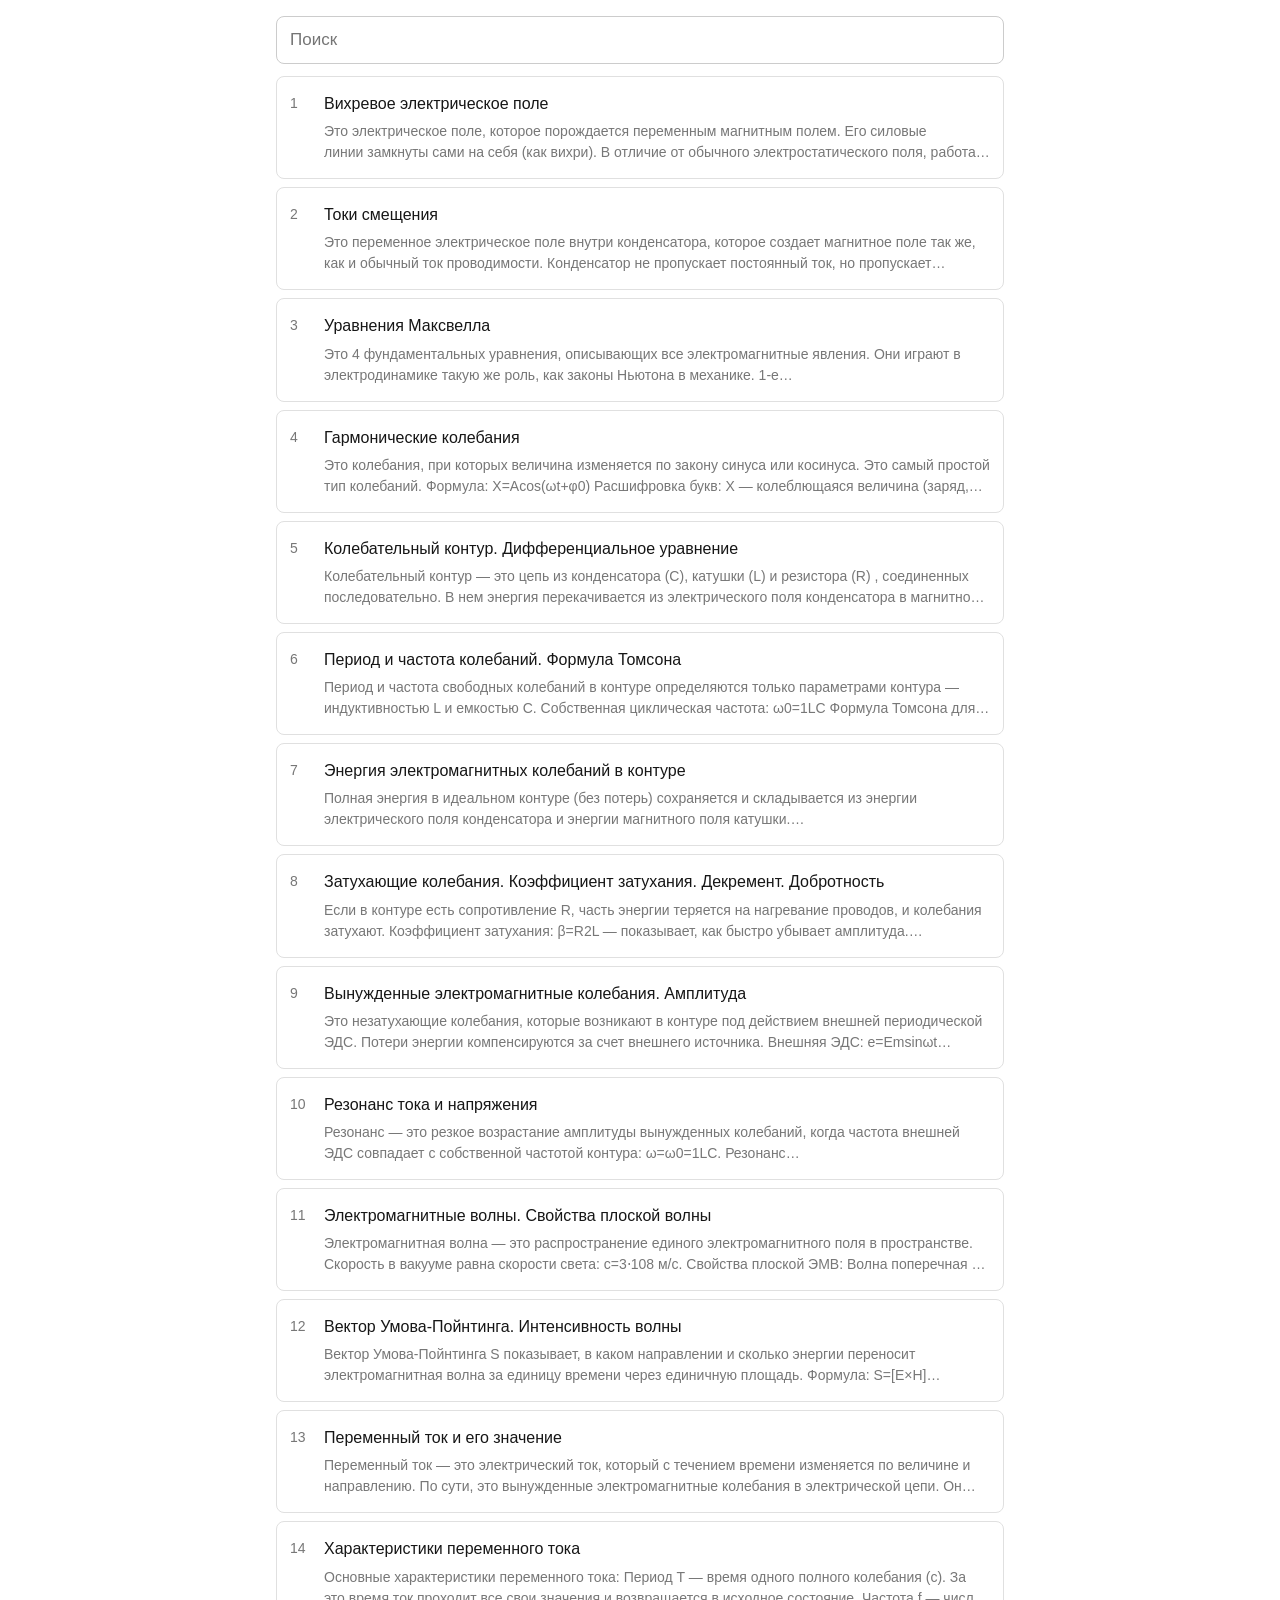
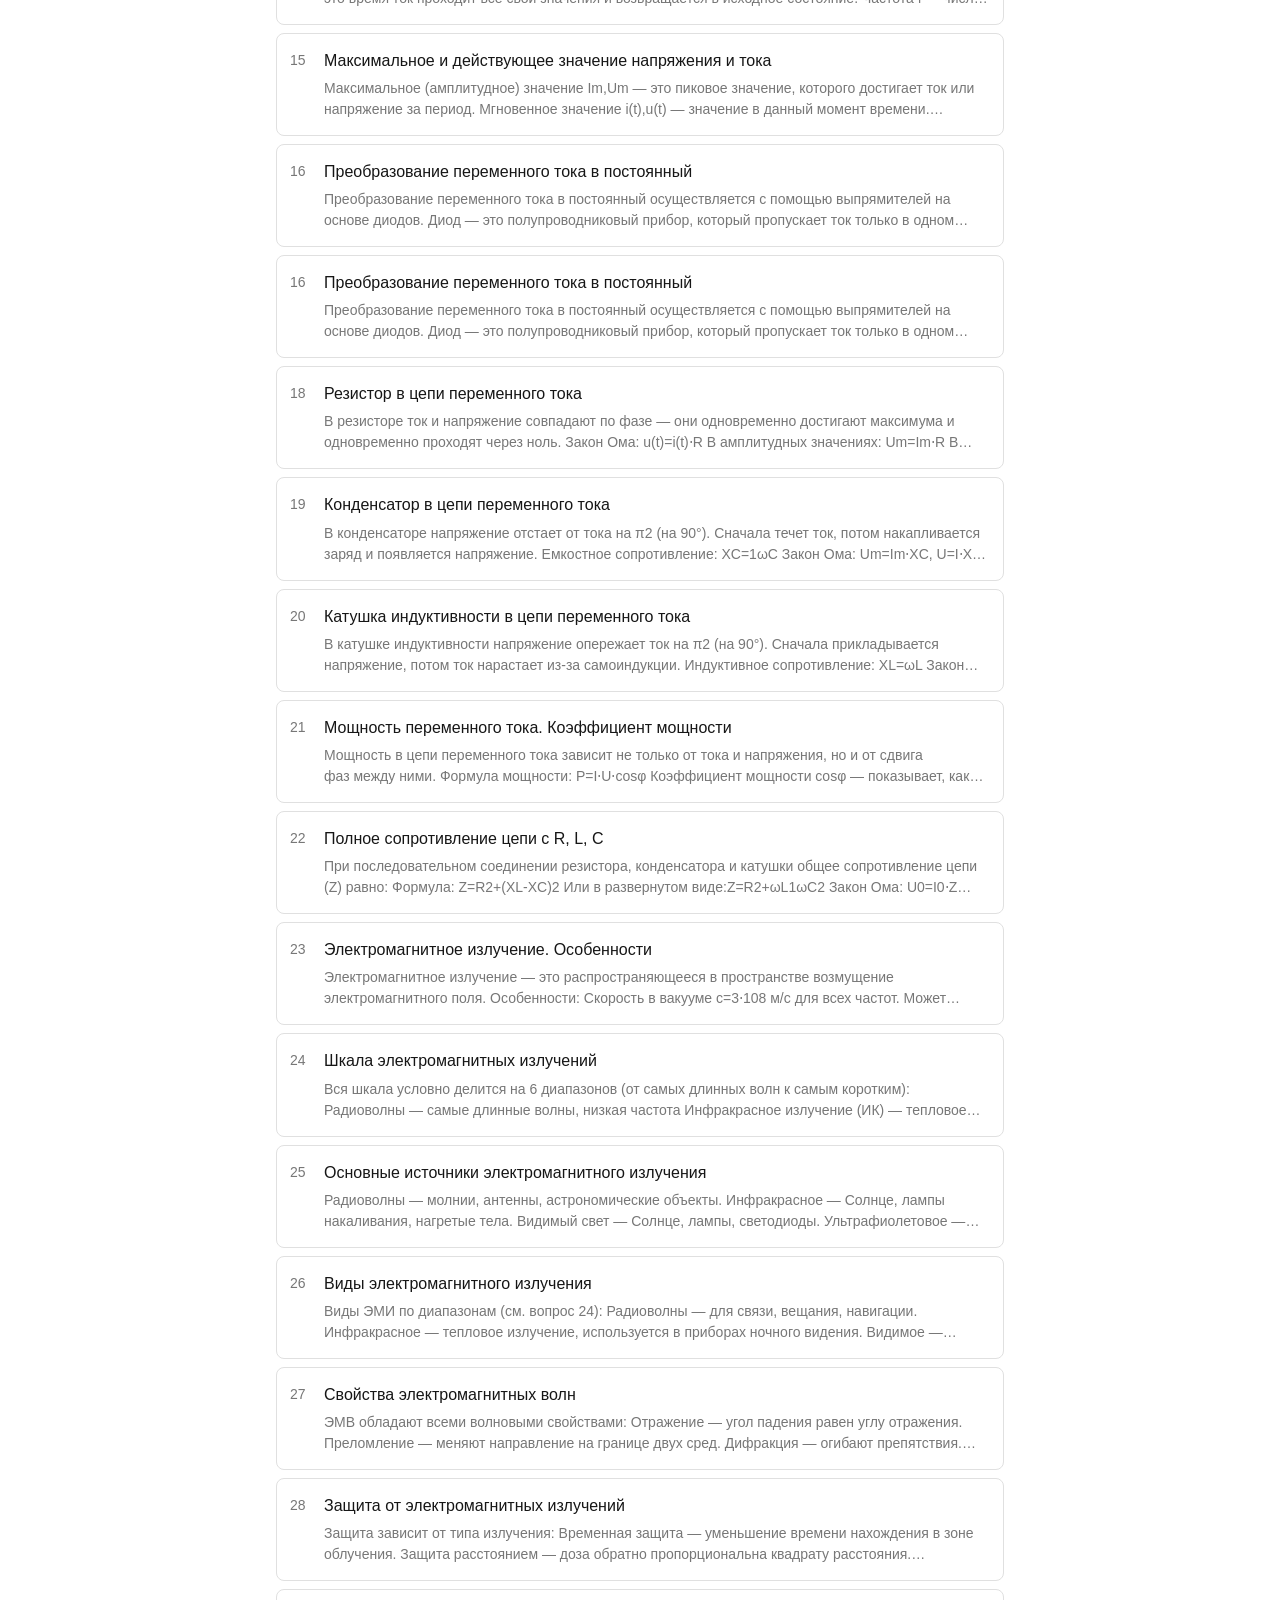
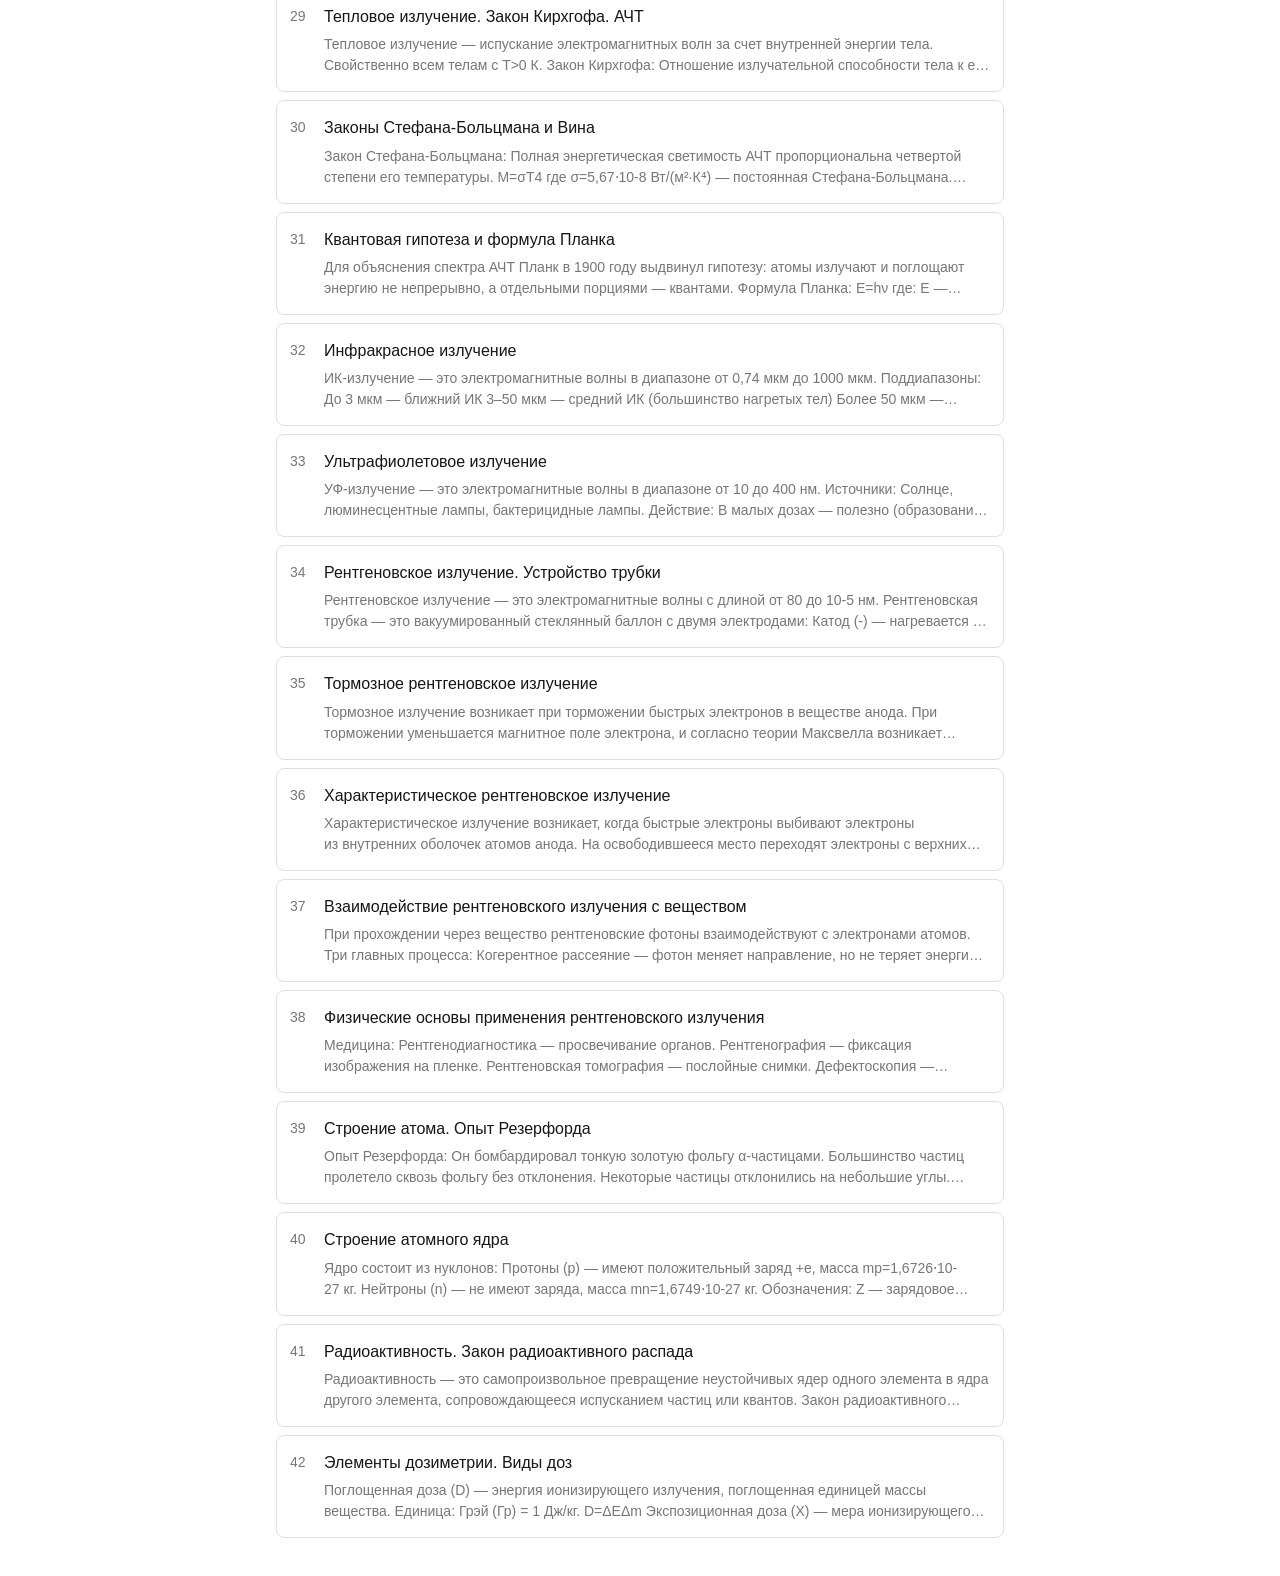
<file: index.html>
<!doctype html><html lang="ru"><head><meta charset="UTF-8"><meta name="viewport" content="width=device-width,initial-scale=1,viewport-fit=cover"><meta name="theme-color" content="#ffffff"><meta name="apple-mobile-web-app-capable" content="yes"><link rel="manifest" href="./manifest.webmanifest"><link rel="icon" href="./icon.svg"><link rel="apple-touch-icon" href="./icon-192.png"><link rel="stylesheet" href="./style.css"><title>Билеты</title></head><body><main id="catalog"><div class="search"><input id="search" type="search" placeholder="Поиск" aria-label="Поиск по билетам" autocomplete="off" enterkeyhint="search"><button id="clear" aria-label="Очистить поиск" hidden>×</button></div><div id="cards"></div><p id="empty" hidden>Ничего не найдено</p></main><main id="reader" hidden><button id="back">← Назад</button><h1 id="title" tabindex="-1"></h1><div id="answer"></div></main><script src="./search.js"></script><script src="./app.js"></script></body></html>
</file>
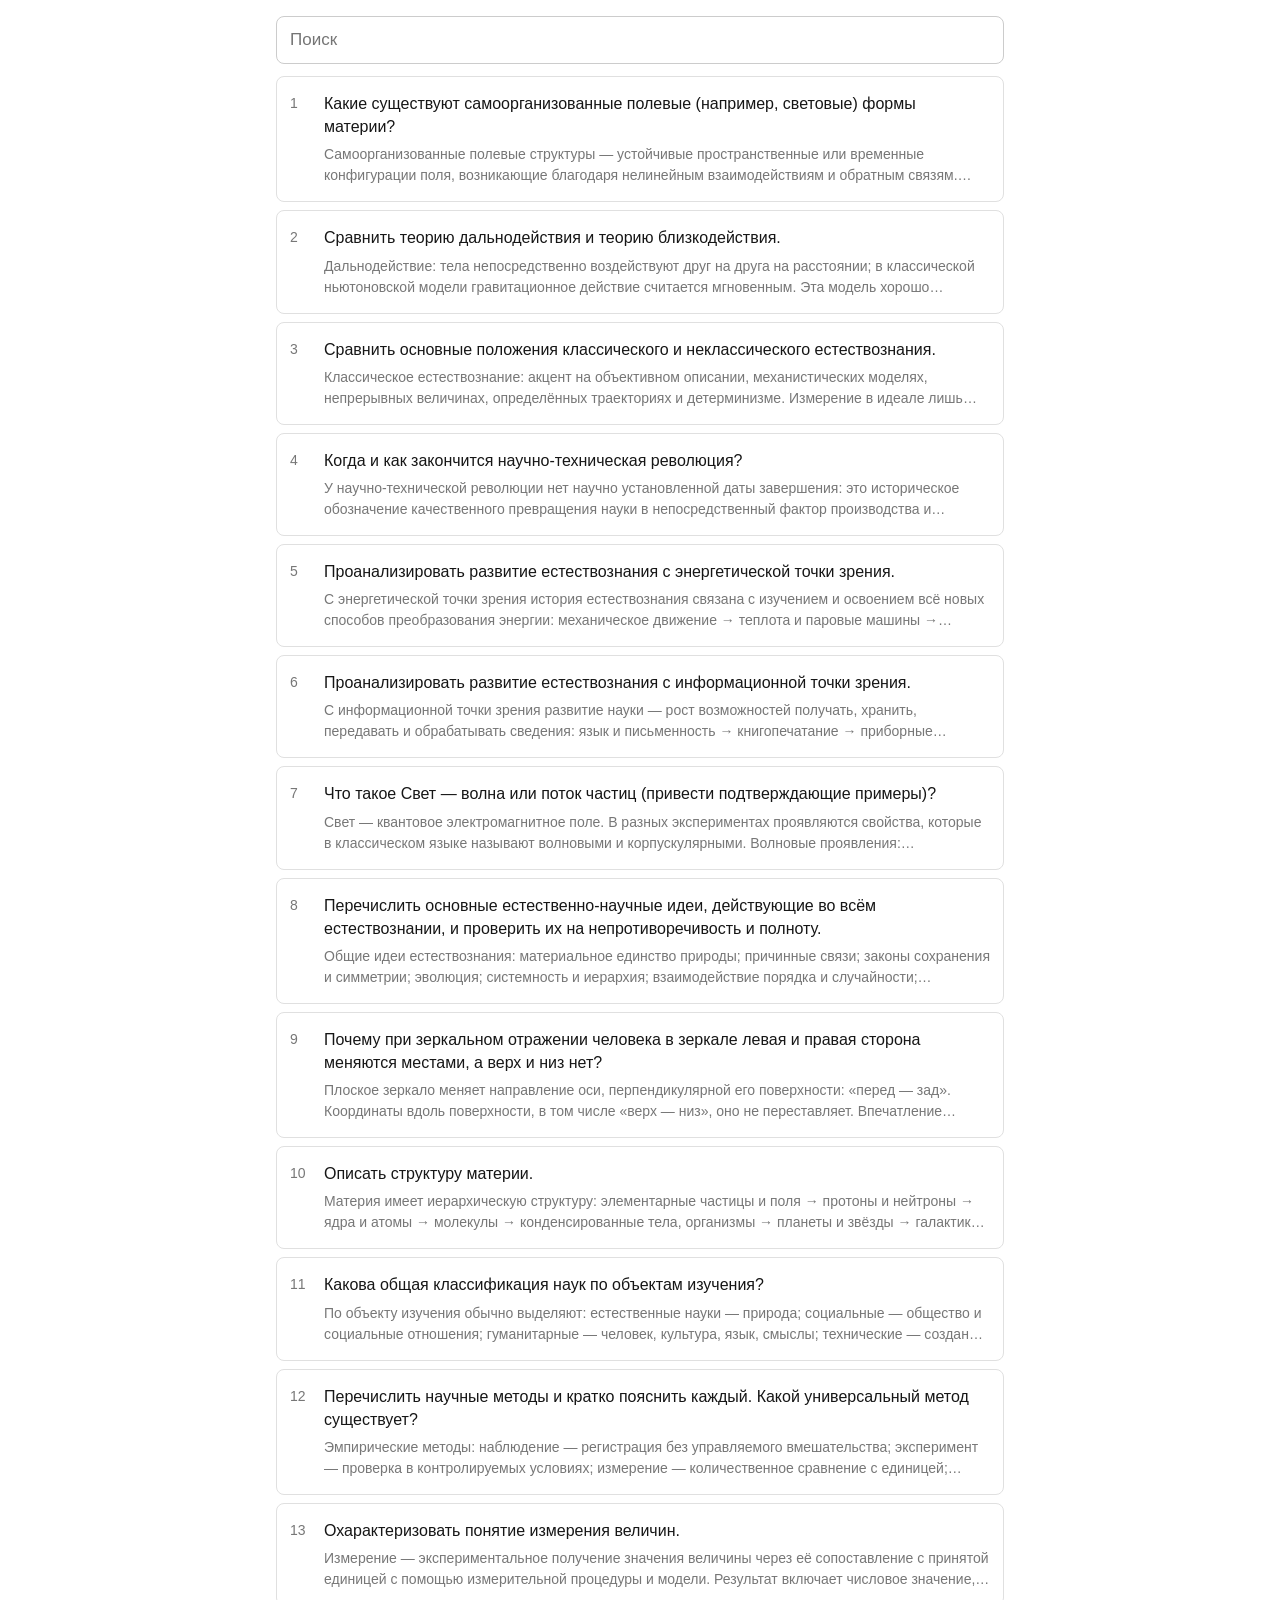
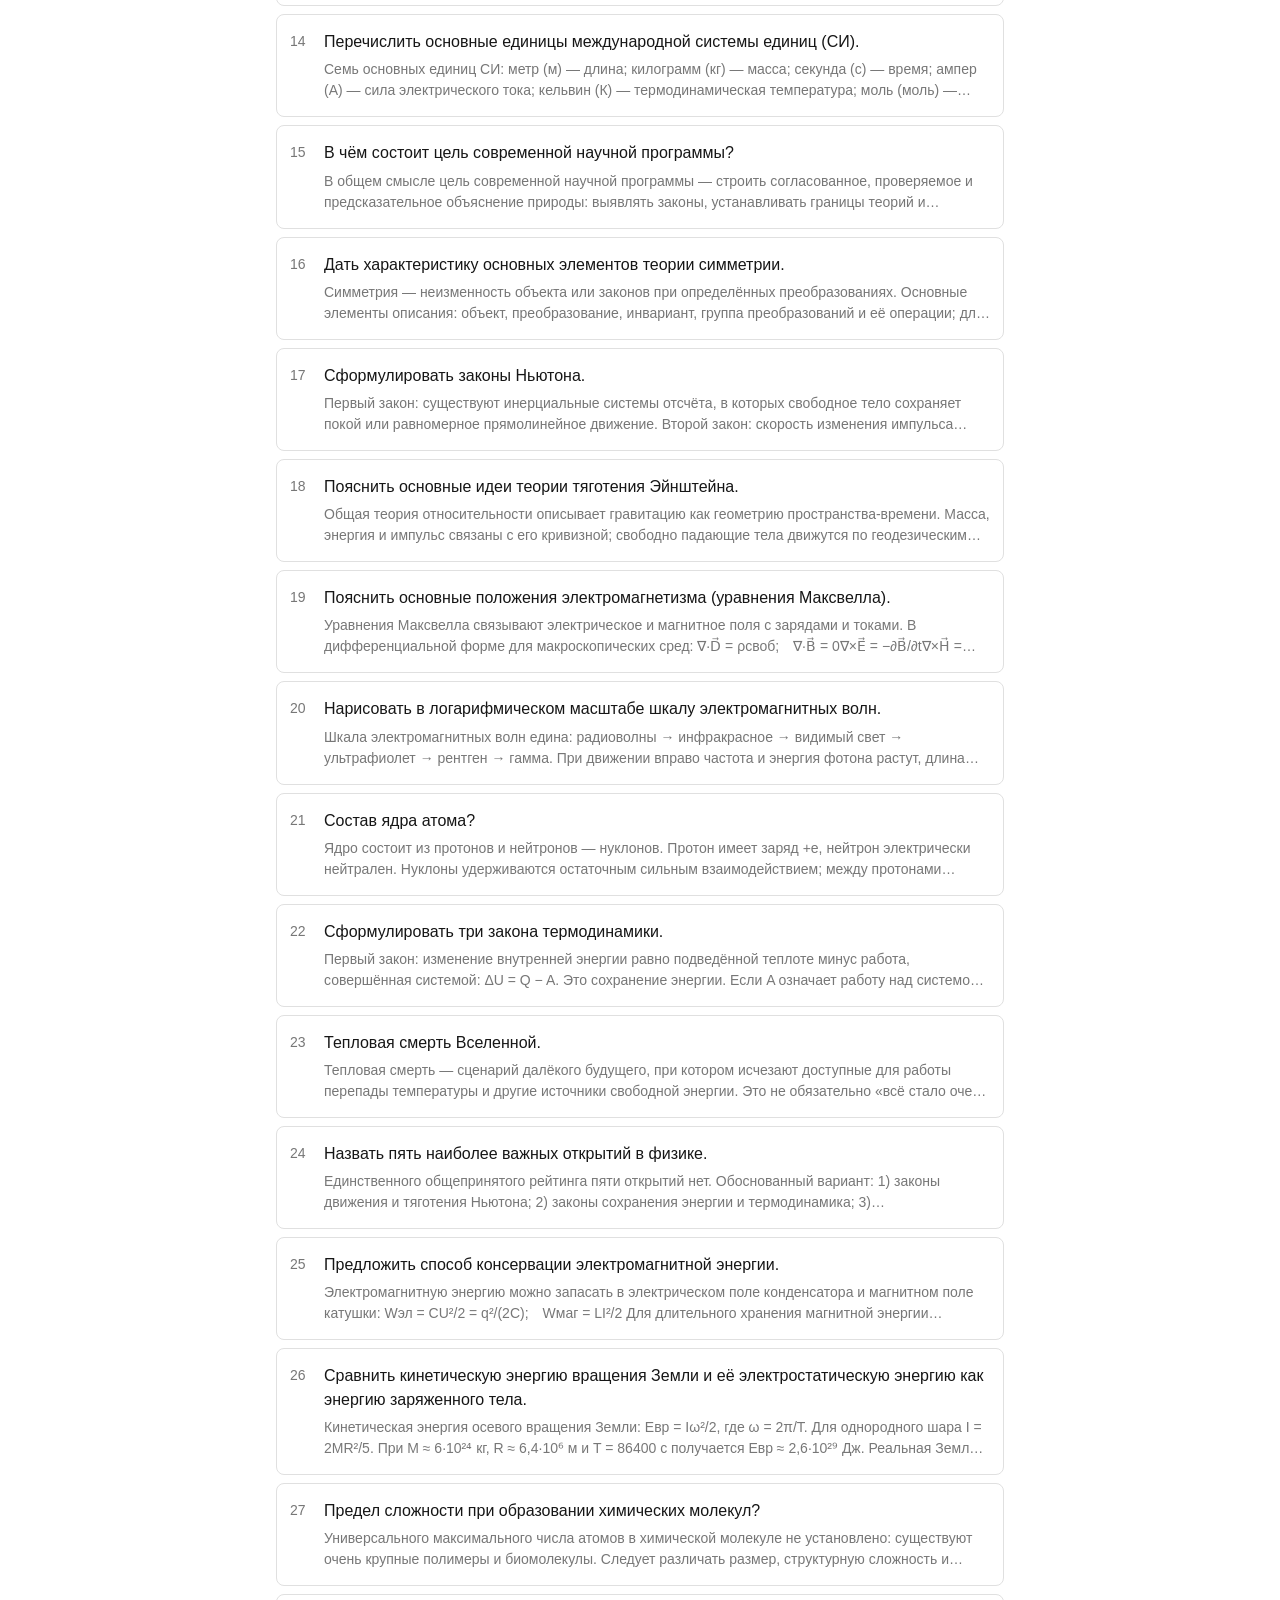
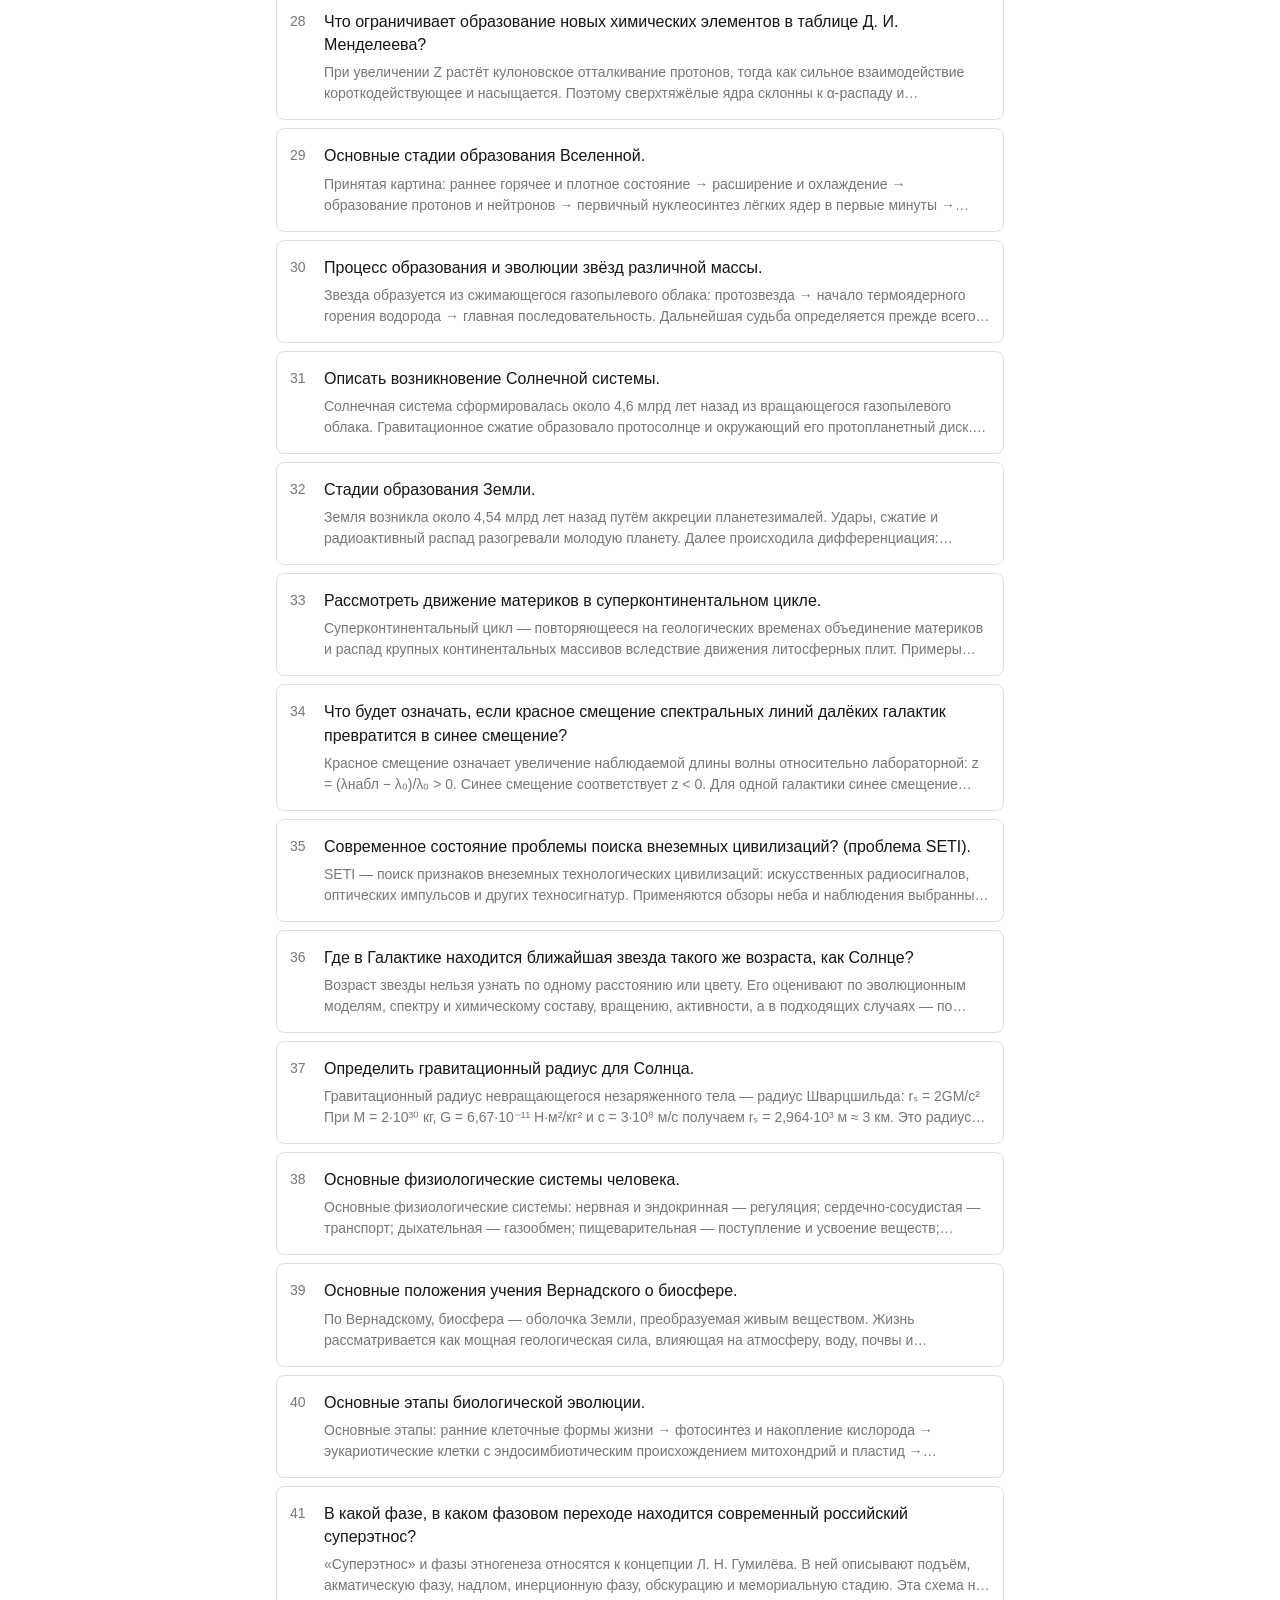
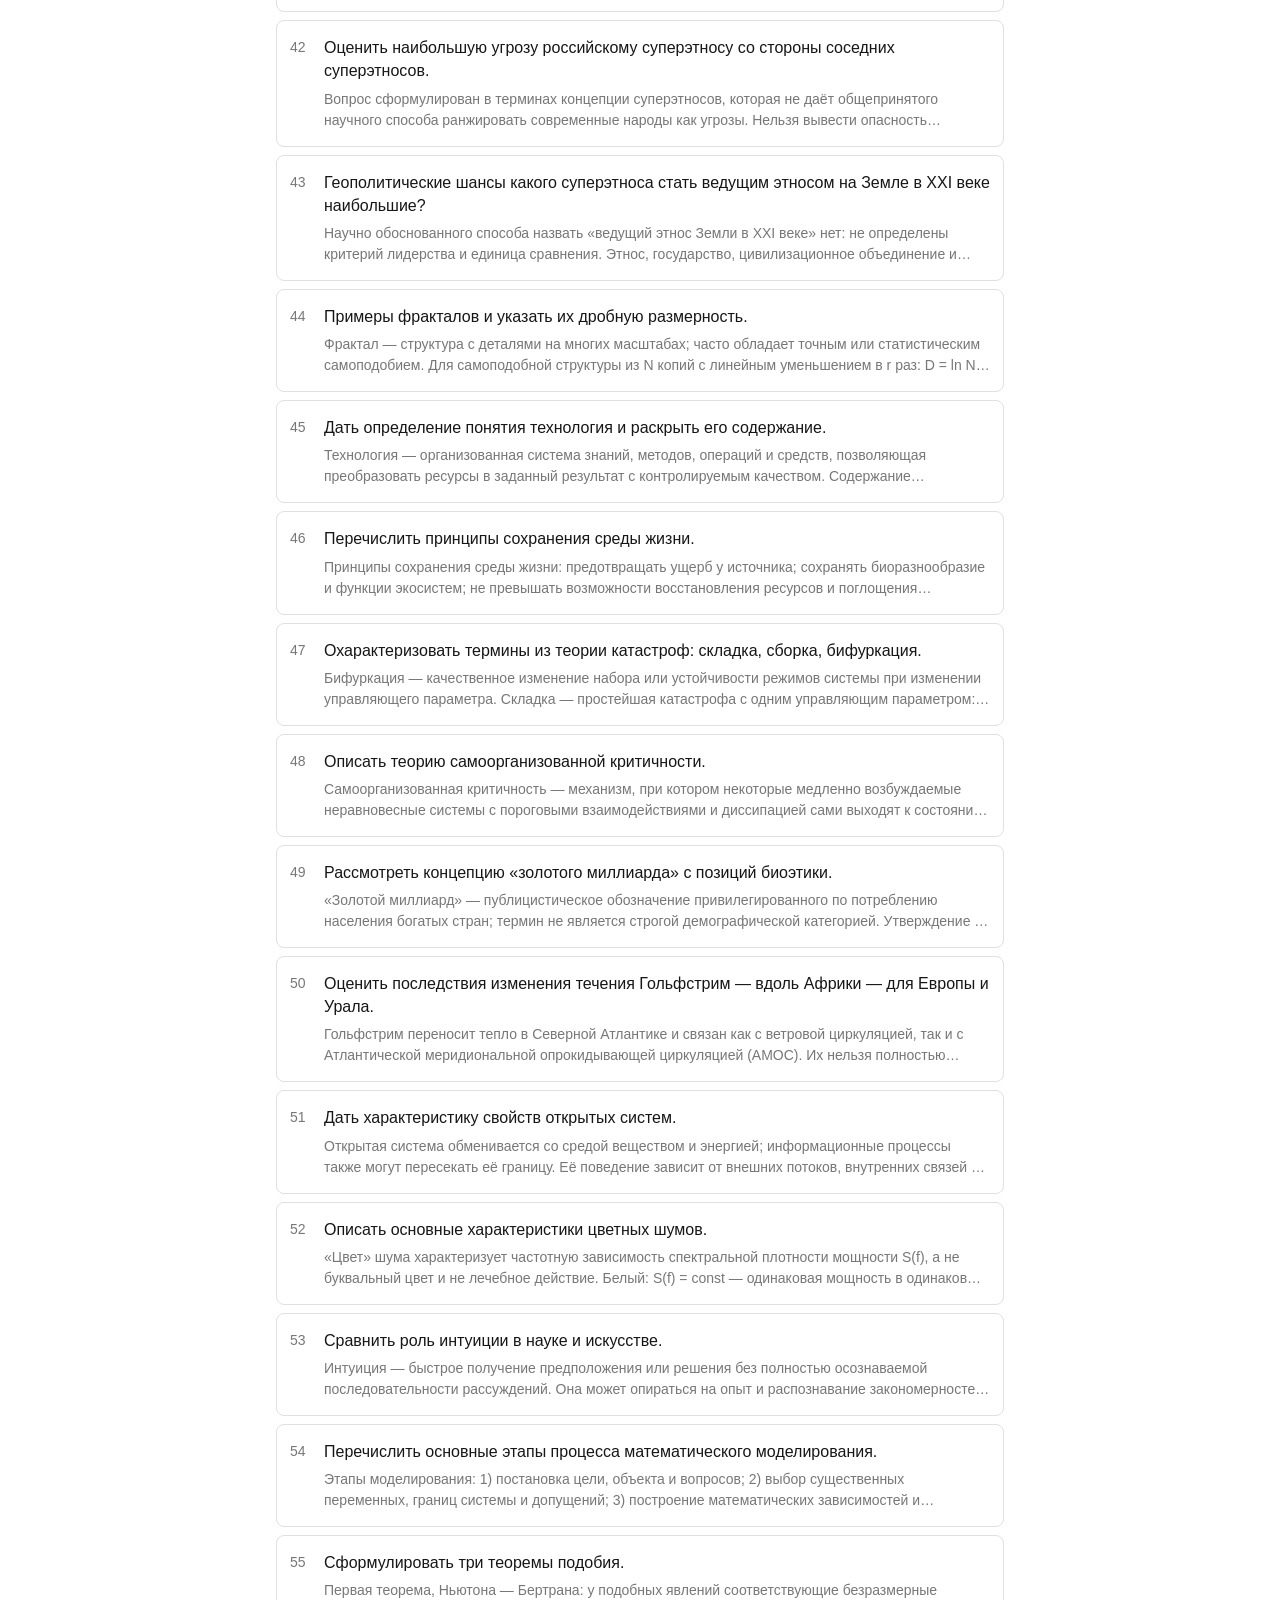
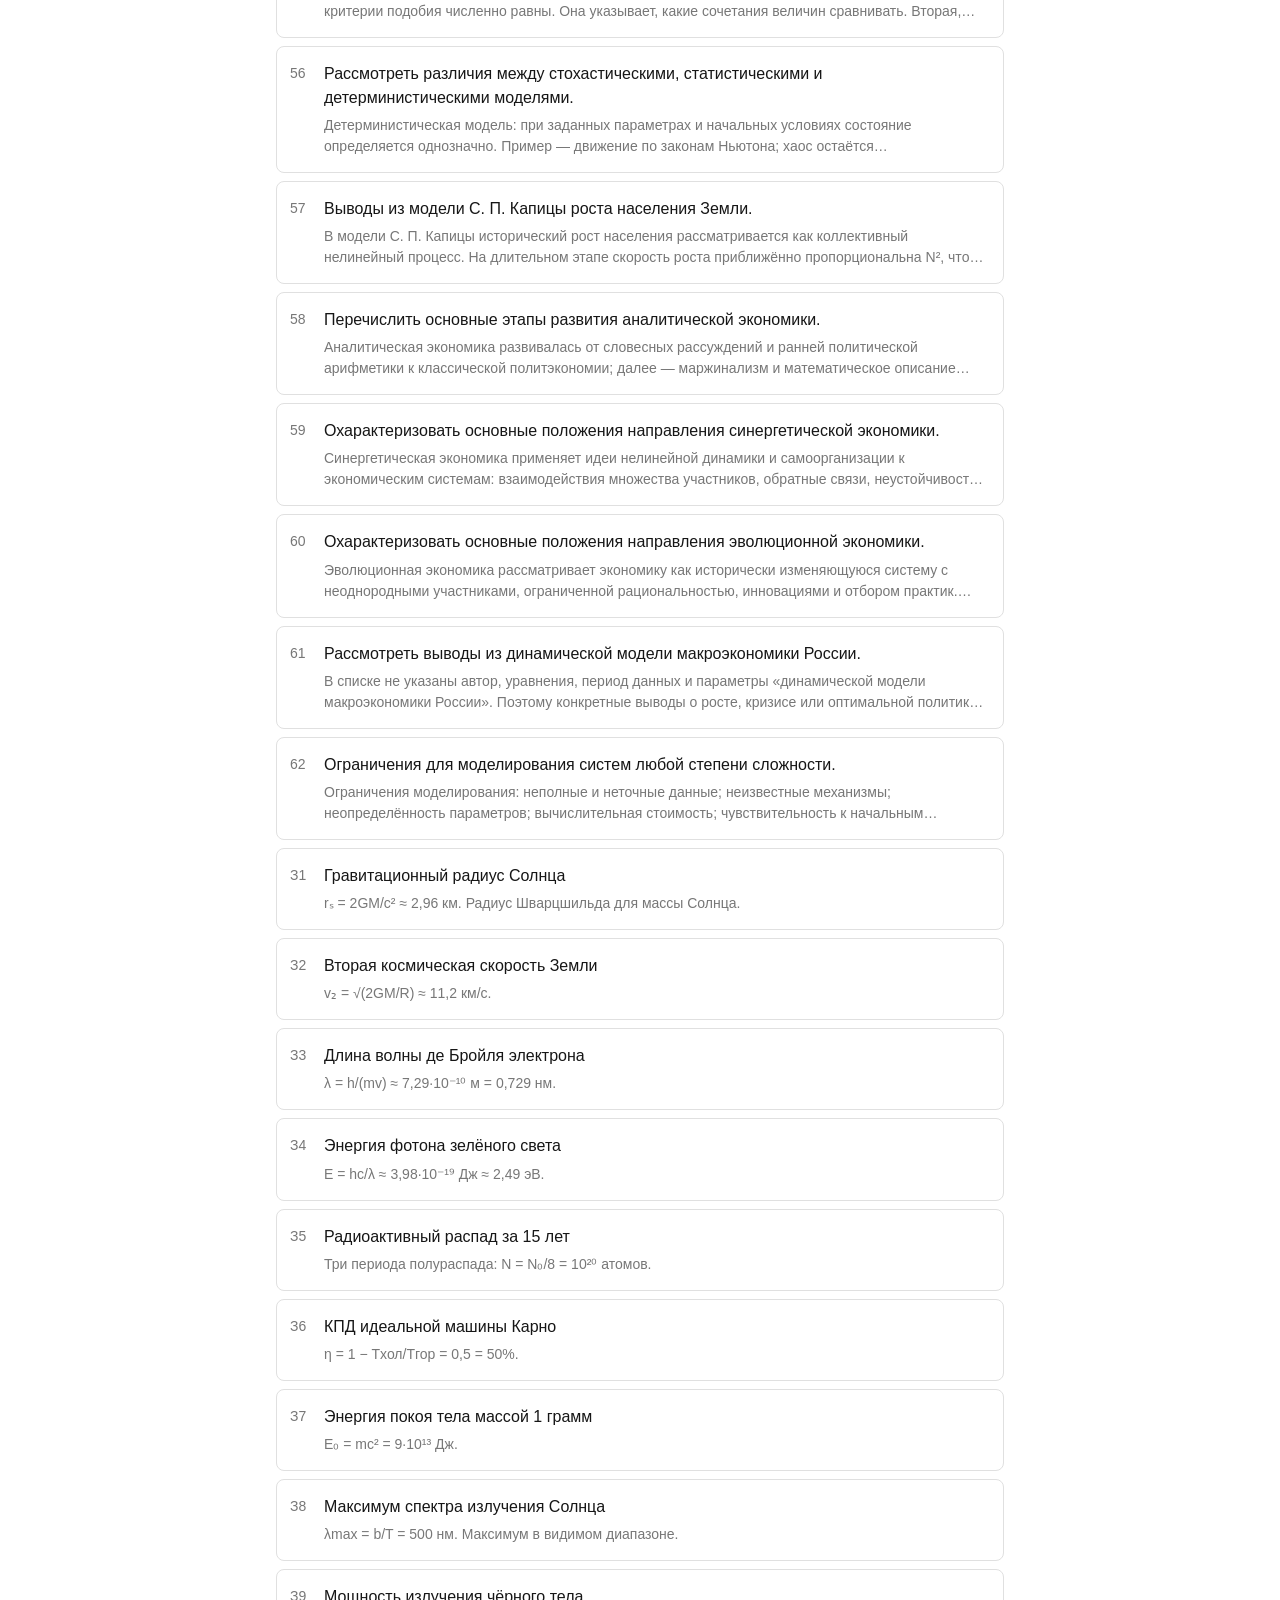
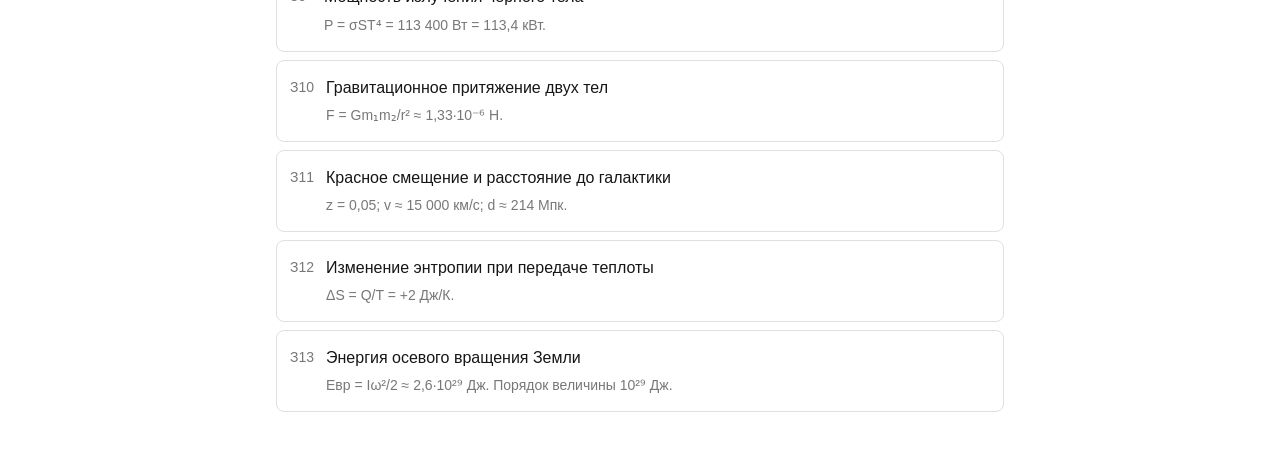
<file: kse/index.html>
<!doctype html><html lang="ru"><head><meta charset="UTF-8"><meta name="viewport" content="width=device-width,initial-scale=1,viewport-fit=cover"><meta name="theme-color" content="#ffffff"><meta name="apple-mobile-web-app-capable" content="yes"><link rel="manifest" href="./manifest.webmanifest"><link rel="icon" href="./icon.svg"><link rel="apple-touch-icon" href="./icon-192.png"><link rel="stylesheet" href="./style.css"><title>КСЕ — билеты</title></head><body><main id="catalog"><div class="search"><input id="search" type="search" placeholder="Поиск" aria-label="Поиск по билетам" autocomplete="off" enterkeyhint="search"><button id="clear" aria-label="Очистить поиск" hidden>×</button></div><div id="cards"></div><p id="empty" hidden>Ничего не найдено</p></main><main id="reader" hidden><button id="back">← Назад</button><h1 id="title" tabindex="-1"></h1><div id="answer"></div></main><script src="./search.js"></script><script src="./app.js"></script></body></html>
</file>
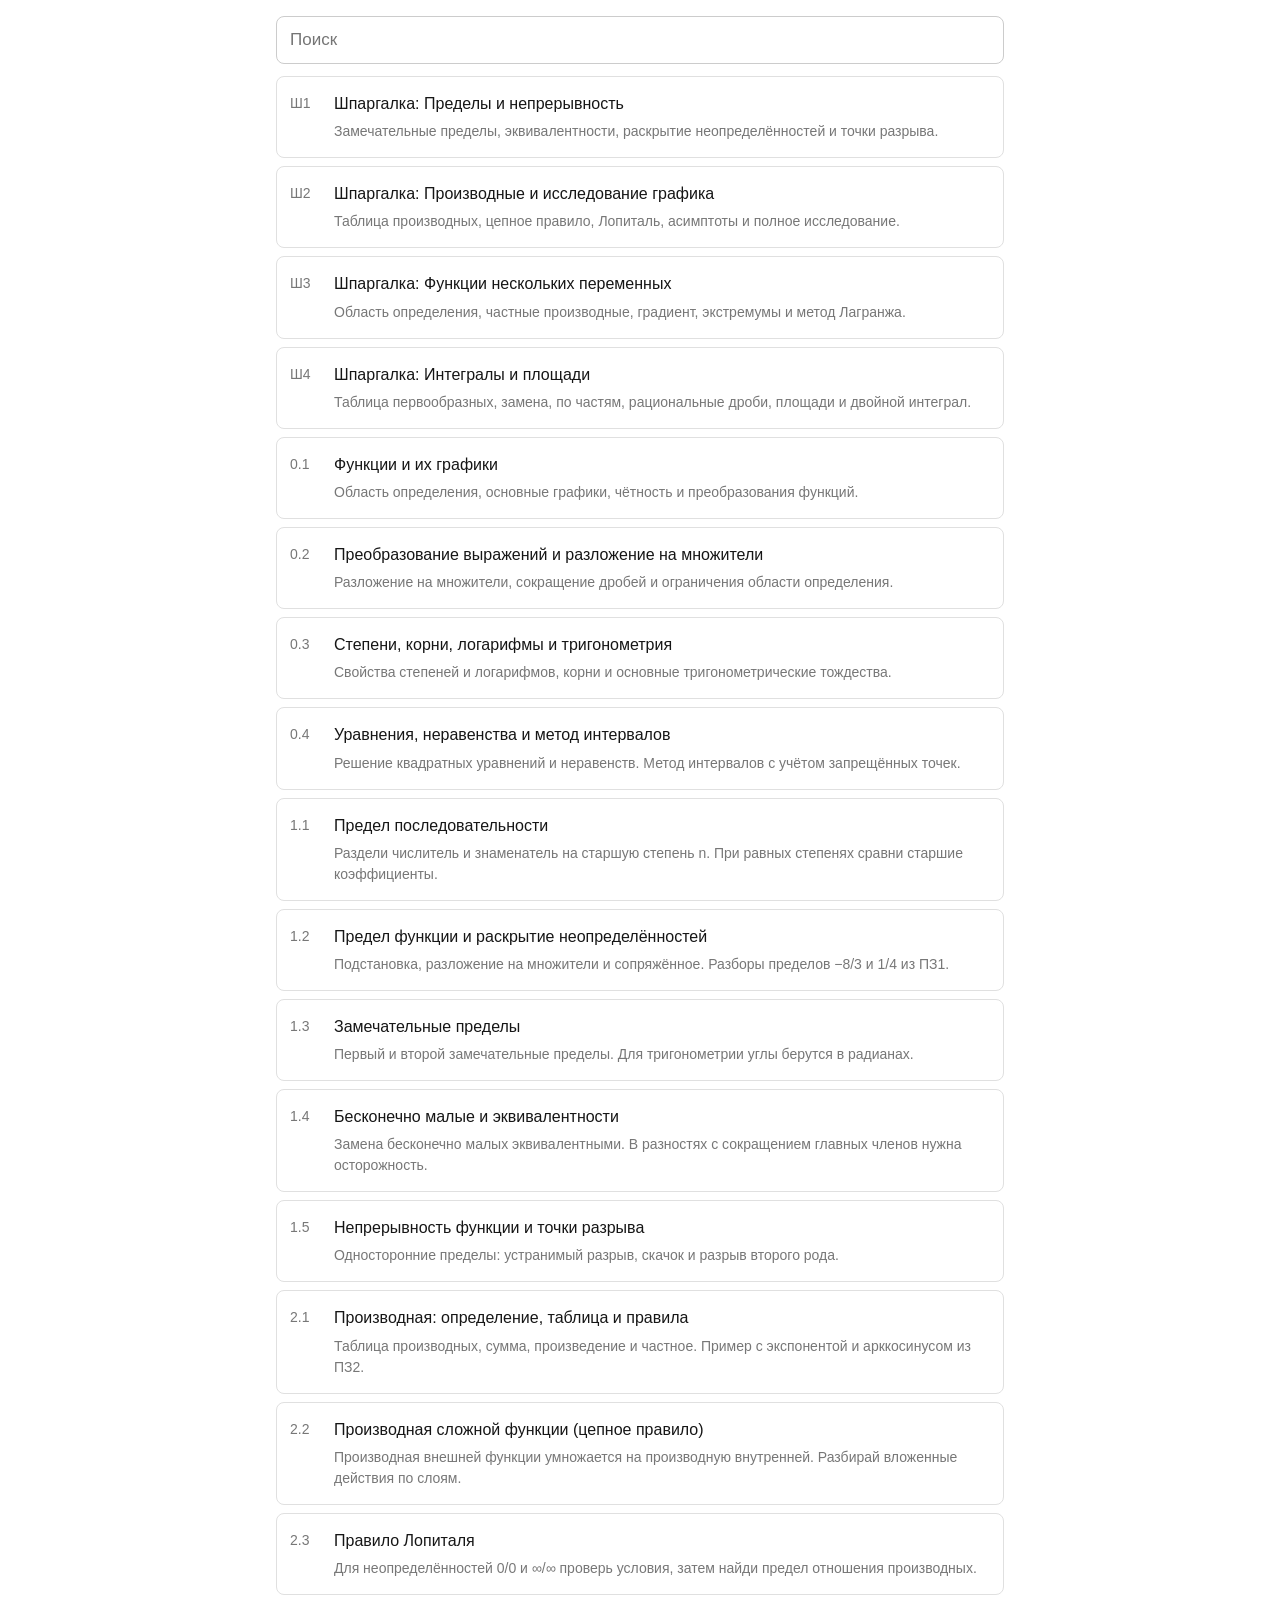
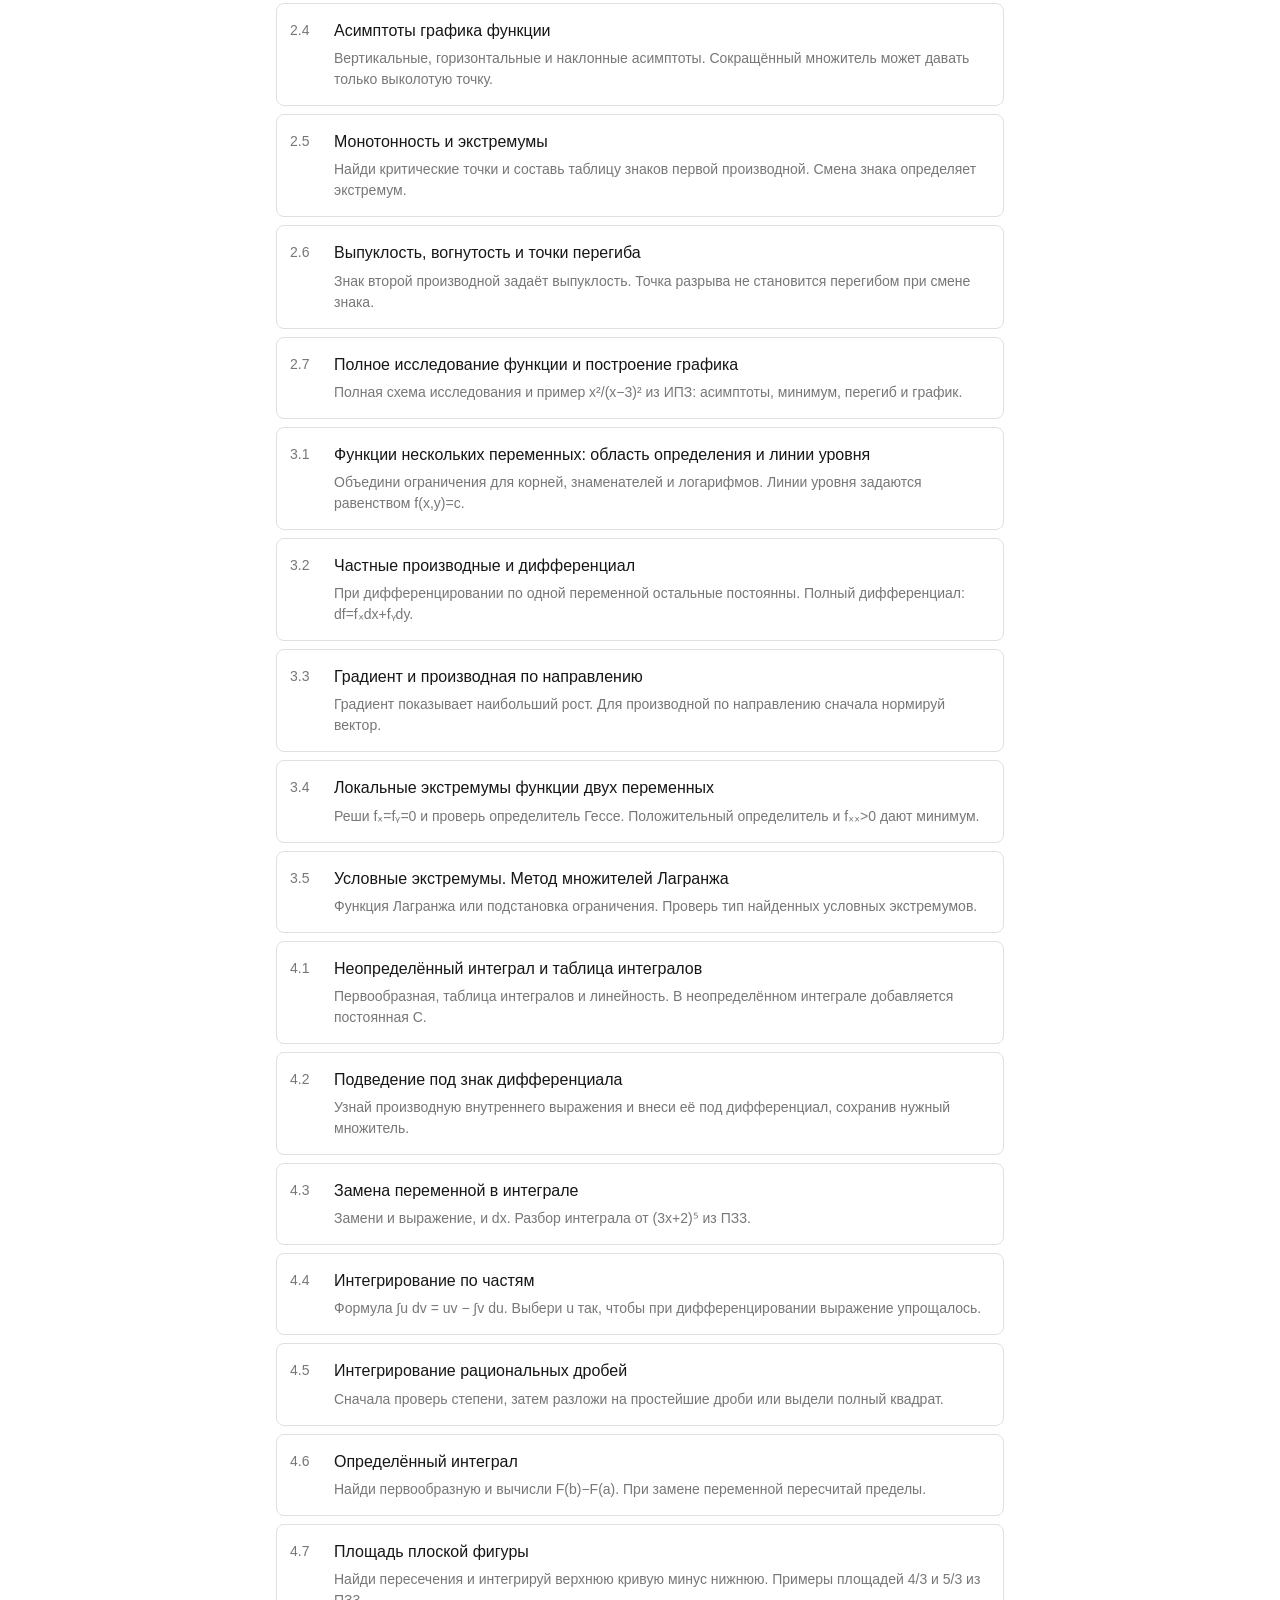
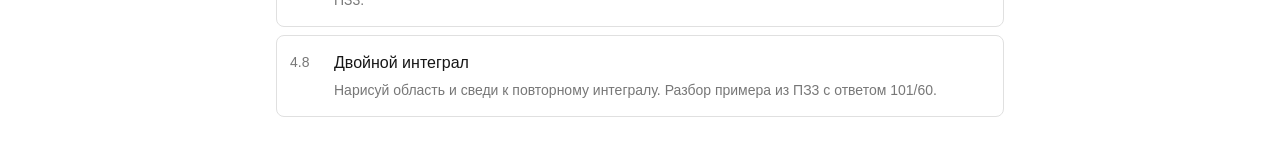
<file: math/index.html>
<!doctype html><html lang="ru"><head><meta charset="UTF-8"><meta name="viewport" content="width=device-width,initial-scale=1,viewport-fit=cover"><meta name="theme-color" content="#ffffff"><meta name="apple-mobile-web-app-capable" content="yes"><link rel="manifest" href="./manifest.webmanifest"><link rel="icon" href="./icon.svg"><link rel="apple-touch-icon" href="./icon-192.png"><link rel="stylesheet" href="./style.css"><title>Матанализ — билеты</title></head><body><main id="catalog"><div class="search"><input id="search" type="search" placeholder="Поиск" aria-label="Поиск по билетам" autocomplete="off" enterkeyhint="search"><button id="clear" aria-label="Очистить поиск" hidden>×</button></div><div id="cards"><p class="loading">Загрузка билетов…</p></div><p id="empty" hidden>Ничего не найдено</p></main><main id="reader" hidden><button id="back">← Назад</button><h1 id="title" tabindex="-1"></h1><div id="answer"></div></main><script src="./search.js"></script><script src="./app.js"></script></body></html>
</file>
<file: style.css>
*{box-sizing:border-box}body{margin:0;background:#fff;color:#161616;font-family:-apple-system,BlinkMacSystemFont,"Segoe UI",sans-serif}main{max-width:760px;margin:auto;padding:12px 16px 30px}[hidden]{display:none!important}button,input{font:inherit;color:inherit}button{cursor:pointer;-webkit-tap-highlight-color:transparent}button:focus-visible,input:focus-visible{outline:2px solid #555;outline-offset:2px}.search{position:sticky;top:0;display:flex;gap:8px;background:white;padding:4px 0 12px;z-index:1}.search input{width:100%;min-width:0;border:1px solid #ccc;border-radius:8px;padding:13px;font-size:17px;outline-offset:1px;background:#fff}.search input::-webkit-search-cancel-button{display:none}.search>button{border:0;background:#f3f3f3;border-radius:8px;width:44px;flex-shrink:0;font-size:24px}.card{width:100%;display:flex;gap:12px;text-align:left;border:1px solid #e0e0e0;border-radius:8px;padding:15px 13px;margin-bottom:8px;background:white;line-height:1.45;font-size:16px;min-height:54px}.card:hover{background:#f7f7f7}.number{color:#777;min-width:22px;font-size:14px;padding-top:1px}.card-title{font-weight:500}mark{background:#fff0ad;color:inherit}#back{position:sticky;top:0;display:block;border:0;border-bottom:1px solid #eee;width:100%;padding:15px 0;background:white;text-align:left;font-size:16px;z-index:1}h1{font-size:24px;line-height:1.35;margin:22px 0}#answer{font-size:18px;line-height:1.7;overflow-wrap:anywhere}#answer p{margin:0 0 15px}#answer math{font-size:1.12em;max-width:100%;overflow-x:auto;vertical-align:middle;overflow-wrap:normal}#empty{color:#777;text-align:center;padding:25px 0}

.card-content{display:block;min-width:0;flex:1}.card-title{display:block}.card-preview{display:-webkit-box;-webkit-box-orient:vertical;-webkit-line-clamp:2;overflow:hidden;font-size:14px;line-height:1.5;color:#777;margin-top:6px;font-weight:400}
</file>
<file: kse/style.css>
*{box-sizing:border-box}body{margin:0;background:#fff;color:#161616;font-family:-apple-system,BlinkMacSystemFont,"Segoe UI",sans-serif}main{max-width:760px;margin:auto;padding:12px 16px 30px}[hidden]{display:none!important}button,input{font:inherit;color:inherit}button{cursor:pointer;-webkit-tap-highlight-color:transparent}button:focus-visible,input:focus-visible{outline:2px solid #555;outline-offset:2px}.search{position:sticky;top:0;display:flex;gap:8px;background:white;padding:4px 0 12px;z-index:1}.search input{width:100%;min-width:0;border:1px solid #ccc;border-radius:8px;padding:13px;font-size:17px;outline-offset:1px;background:#fff}.search input::-webkit-search-cancel-button{display:none}.search>button{border:0;background:#f3f3f3;border-radius:8px;width:44px;flex-shrink:0;font-size:24px}.card{width:100%;display:flex;gap:12px;text-align:left;border:1px solid #e0e0e0;border-radius:8px;padding:15px 13px;margin-bottom:8px;background:white;line-height:1.45;font-size:16px;min-height:54px}.card:hover{background:#f7f7f7}.number{color:#777;min-width:22px;font-size:14px;padding-top:1px}.card-title{font-weight:500}mark{background:#fff0ad;color:inherit}#back{position:sticky;top:0;display:block;border:0;border-bottom:1px solid #eee;width:100%;padding:15px 0;background:white;text-align:left;font-size:16px;z-index:1}h1{font-size:24px;line-height:1.35;margin:22px 0}#answer{font-size:18px;line-height:1.7;overflow-wrap:anywhere}#answer p{margin:0 0 15px}#answer math{font-size:1.12em;max-width:100%;overflow-x:auto;vertical-align:middle;overflow-wrap:normal}#empty{color:#777;text-align:center;padding:25px 0}

.card-content{display:block;min-width:0;flex:1}.card-title{display:block}.card-preview{display:-webkit-box;-webkit-box-orient:vertical;-webkit-line-clamp:2;overflow:hidden;font-size:14px;line-height:1.5;color:#777;margin-top:6px;font-weight:400}

.formula{font-size:1.08em;line-height:1.8;padding:12px 14px;margin:18px 0;background:#f4f4f4;border-radius:6px;overflow-wrap:anywhere}.task-condition{color:#555}#answer a{color:#2459a6;text-decoration:underline}.spectrum{display:block;width:100%;height:auto;margin:18px 0}#answer p{white-space:normal}
</file>
<file: math/style.css>
*{box-sizing:border-box}body{margin:0;background:#fff;color:#161616;font-family:-apple-system,BlinkMacSystemFont,"Segoe UI",sans-serif}main{max-width:760px;margin:auto;padding:12px 16px 30px}[hidden]{display:none!important}button,input{font:inherit;color:inherit}button{cursor:pointer;-webkit-tap-highlight-color:transparent}button:focus-visible,input:focus-visible{outline:2px solid #555;outline-offset:2px}.search{position:sticky;top:0;display:flex;gap:8px;background:white;padding:4px 0 12px;z-index:1}.search input{width:100%;min-width:0;border:1px solid #ccc;border-radius:8px;padding:13px;font-size:17px;outline-offset:1px;background:#fff}.search input::-webkit-search-cancel-button{display:none}.search>button{border:0;background:#f3f3f3;border-radius:8px;width:44px;flex-shrink:0;font-size:24px}.card{width:100%;display:flex;gap:12px;text-align:left;border:1px solid #e0e0e0;border-radius:8px;padding:15px 13px;margin-bottom:8px;background:white;line-height:1.45;font-size:16px;min-height:54px}.card:hover{background:#f7f7f7}.number{color:#777;min-width:22px;font-size:14px;padding-top:1px}.card-title{font-weight:500}mark{background:#fff0ad;color:inherit}#back{position:sticky;top:0;display:block;border:0;border-bottom:1px solid #eee;width:100%;padding:15px 0;background:white;text-align:left;font-size:16px;z-index:1}h1{font-size:24px;line-height:1.35;margin:22px 0}#answer{font-size:18px;line-height:1.7;overflow-wrap:anywhere}#answer p{margin:0 0 15px}#answer math{font-size:1.12em;max-width:100%;overflow-x:auto;vertical-align:middle;overflow-wrap:normal}#empty{color:#777;text-align:center;padding:25px 0}

.card-content{display:block;min-width:0;flex:1}.card-title{display:block}.card-preview{display:-webkit-box;-webkit-box-orient:vertical;-webkit-line-clamp:2;overflow:hidden;font-size:14px;line-height:1.5;color:#777;margin-top:6px;font-weight:400}

.formula{font-size:1.08em;line-height:1.8;padding:12px 14px;margin:18px 0;background:#f4f4f4;border-radius:6px;overflow-wrap:anywhere}.task-condition{color:#555}#answer a{color:#2459a6;text-decoration:underline}.spectrum{display:block;width:100%;height:auto;margin:18px 0}#answer p{white-space:normal}

#reader{max-width:900px}#answer h2{font-size:21px;line-height:1.4;margin:28px 0 14px}#answer h3{font-size:19px;line-height:1.4;margin:22px 0 12px}#answer ul,#answer ol{padding-left:24px}#answer li{margin:8px 0}#answer math{font-family:math;font-size:1.06em}#answer .math-block{overflow-x:auto;max-width:100%;padding:12px 2px;margin:10px 0}#answer math[display="block"]{margin:0;min-width:max-content}#answer .katex{font-size:1em}#answer table{border-collapse:collapse;width:100%;font-size:16px}#answer th,#answer td{border-bottom:1px solid #ddd;padding:8px;text-align:left}#answer .table-wrap{overflow-x:auto;margin:16px 0}#answer blockquote{border-left:3px solid #ddd;margin:18px 0;padding:0 15px;color:#555}#answer details{margin:20px 0;border-top:1px solid #eee;padding-top:14px}#answer summary{cursor:pointer;font-weight:600;padding:8px 0;min-height:44px}#answer pre{overflow-x:auto;background:#f4f4f4;padding:12px;border-radius:6px;font-size:14px}#answer .source-note{font-size:13px;color:#777;margin-top:30px}#answer .graph-wrap{overflow-x:auto;margin:20px 0}#answer .function-graph{min-width:580px;width:100%;font:16px sans-serif}#answer .function-graph text{fill:#333}.number{min-width:32px}.loading{color:#777;padding:14px 0}@media(max-width:520px){#answer{font-size:17px}#answer h2{font-size:20px}#answer h3{font-size:18px}#answer table{font-size:15px}}

#answer .math-block math{font-size:1.15em}
#answer .quick-formulas{margin:8px 0 32px}#answer .quick-entry{margin:0 0 23px}#answer .quick-entry .formula-label{font-size:15px;font-weight:600;margin:0 0 6px}#answer .quick-entry .math-block{margin:0;padding:7px 2px}#answer .quick-entry .formula-note{font-size:14px;line-height:1.5;margin:6px 0 0;color:#555}#answer .full-explanation-heading{border-top:1px solid #ddd;padding-top:25px;margin-top:32px}
</file>
